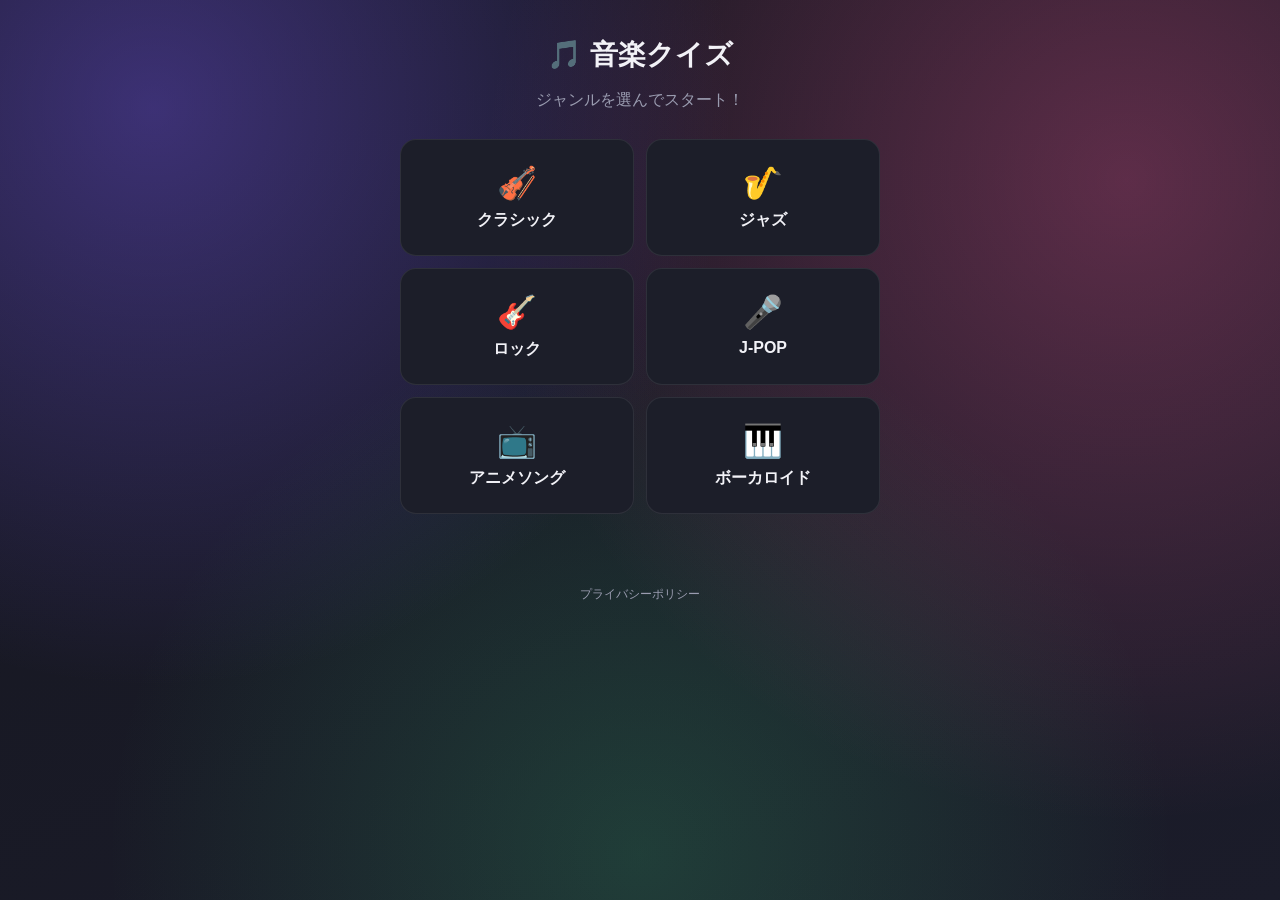
<file: index.html>
<!-- rebuild trigger -->
<!DOCTYPE html>
<html lang="ja">
<head>
<meta charset="UTF-8">
<meta name="viewport" content="width=device-width, initial-scale=1.0">
<title>音楽クイズ</title>
<link rel="stylesheet" href="style.css?v=6">
</head>
<body>

  <!-- ジャンル選択画面 -->
  <section id="screen-genre" class="screen">
    <h1>🎵 音楽クイズ</h1>
    <p class="subtitle">ジャンルを選んでスタート！</p>
    <div id="genre-list" class="genre-list">
      <!-- ここにジャンルボタンがJSで生成される -->
    </div>

    <!-- Google AdSense 広告ユニット -->
    <script async src="https://pagead2.googlesyndication.com/pagead/js/adsbygoogle.js?client=ca-pub-1504397134995962"
     crossorigin="anonymous"></script>
    <!-- スクエア（高さが暴れないようラッパーで上限を制限） -->
    <div class="ad-slot">
      <ins class="adsbygoogle"
           style="display:block"
           data-ad-client="ca-pub-1504397134995962"
           data-ad-slot="8628745694"
           data-ad-format="auto"
           data-full-width-responsive="true"></ins>
    </div>
    <script>
         (adsbygoogle = window.adsbygoogle || []).push({});
    </script>

    <a href="privacy.html" class="footer-link">プライバシーポリシー</a>
  </section>

  <!-- クイズ画面 -->
  <section id="screen-quiz" class="screen hidden">
    <div class="quiz-header">
      <span id="quiz-genre-name" class="genre-badge"></span>
      <span id="quiz-progress" class="progress"></span>
      <span id="quiz-score" class="score"></span>
    </div>
    <div class="question-box">
      <p id="question-text" class="question-text"></p>
    </div>
    <div id="choice-list" class="choice-list">
      <!-- ここに選択肢ボタンがJSで生成される -->
    </div>
    <div id="feedback" class="feedback hidden"></div>
    <button id="btn-next" class="btn-next hidden">次の問題へ →</button>
  </section>

  <!-- 結果画面 -->
  <section id="screen-result" class="screen hidden">
    <h2>結果発表</h2>
    <p id="result-score" class="result-score"></p>
    <p id="result-message" class="result-message"></p>
    <div class="share-buttons">
      <a id="share-x" class="share-btn share-x" target="_blank" rel="noopener">𝕏で共有</a>
      <a id="share-line" class="share-btn share-line" target="_blank" rel="noopener">LINEで共有</a>
    </div>
    <div class="result-buttons">
      <button id="btn-retry">同じジャンルでもう一度</button>
      <button id="btn-back-genre">ジャンル選択に戻る</button>
    </div>
  </section>

  <script src="questions.js?v=3"></script>
  <script src="script.js?v=4"></script>
</body>
</html>
</file>
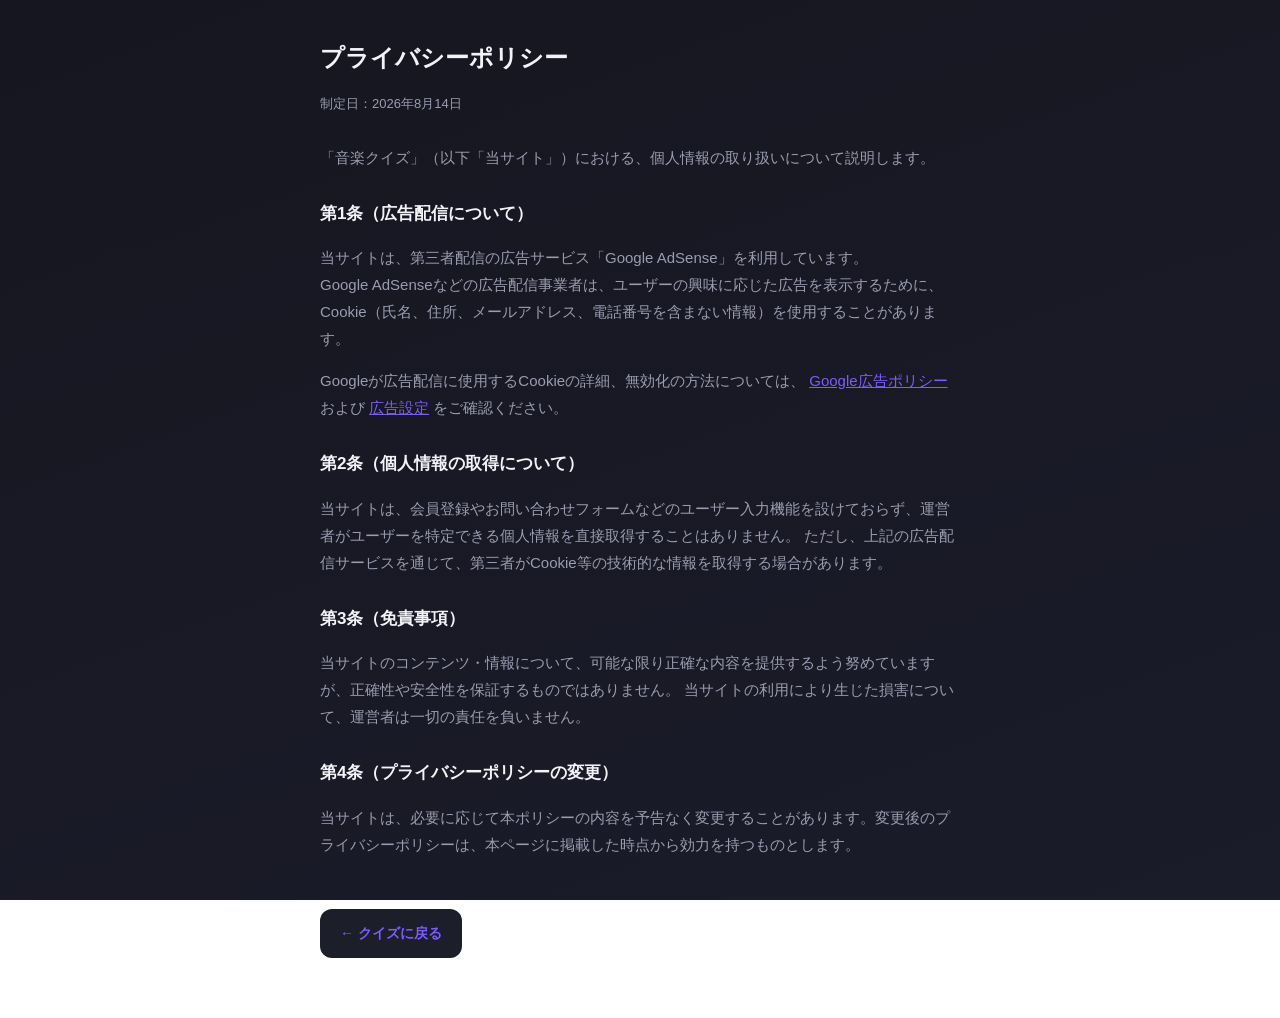
<file: privacy.html>
<!DOCTYPE html>
<html lang="ja">
<head>
<meta charset="UTF-8">
<meta name="viewport" content="width=device-width, initial-scale=1.0">
<title>プライバシーポリシー | 音楽クイズ</title>
<link rel="stylesheet" href="style.css?v=3">
<style>
  body[data-screen] { background: linear-gradient(160deg, #15161f 0%, #1b1c2a 100%); }
  .policy {
    width: 100%;
    max-width: 640px;
    line-height: 1.8;
  }
  .policy h1 {
    font-size: 24px;
    margin-bottom: 4px;
  }
  .policy .updated {
    color: var(--text-muted);
    font-size: 13px;
    margin-bottom: 28px;
  }
  .policy h2 {
    font-size: 17px;
    margin-top: 28px;
    margin-bottom: 8px;
  }
  .policy p, .policy li {
    color: var(--text-muted);
    font-size: 15px;
  }
  .policy a {
    color: var(--accent);
  }
  .back-link {
    display: inline-block;
    margin-top: 36px;
    padding: 12px 20px;
    border-radius: 12px;
    background: var(--surface);
    color: var(--text);
    text-decoration: none;
    font-weight: 600;
    font-size: 14px;
  }
</style>
</head>
<body>
  <div class="policy">
    <h1>プライバシーポリシー</h1>
    <p class="updated">制定日：2026年8月14日</p>

    <p>「音楽クイズ」（以下「当サイト」）における、個人情報の取り扱いについて説明します。</p>

    <h2>第1条（広告配信について）</h2>
    <p>
      当サイトは、第三者配信の広告サービス「Google AdSense」を利用しています。<br>
      Google AdSenseなどの広告配信事業者は、ユーザーの興味に応じた広告を表示するために、Cookie（氏名、住所、メールアドレス、電話番号を含まない情報）を使用することがあります。
    </p>
    <p>
      Googleが広告配信に使用するCookieの詳細、無効化の方法については、
      <a href="https://policies.google.com/technologies/ads?hl=ja" target="_blank" rel="noopener">Google広告ポリシー</a>
      および
      <a href="https://adssettings.google.com/authenticated" target="_blank" rel="noopener">広告設定</a>
      をご確認ください。
    </p>

    <h2>第2条（個人情報の取得について）</h2>
    <p>
      当サイトは、会員登録やお問い合わせフォームなどのユーザー入力機能を設けておらず、運営者がユーザーを特定できる個人情報を直接取得することはありません。
      ただし、上記の広告配信サービスを通じて、第三者がCookie等の技術的な情報を取得する場合があります。
    </p>

    <h2>第3条（免責事項）</h2>
    <p>
      当サイトのコンテンツ・情報について、可能な限り正確な内容を提供するよう努めていますが、正確性や安全性を保証するものではありません。
      当サイトの利用により生じた損害について、運営者は一切の責任を負いません。
    </p>

    <h2>第4条（プライバシーポリシーの変更）</h2>
    <p>
      当サイトは、必要に応じて本ポリシーの内容を予告なく変更することがあります。変更後のプライバシーポリシーは、本ページに掲載した時点から効力を持つものとします。
    </p>

    <a class="back-link" href="index.html">← クイズに戻る</a>
  </div>
</body>
</html>
</file>
<file: style.css>
:root {
  --bg: #12131a;
  --surface: #1c1e29;
  --surface-2: #262938;
  --text: #f2f2f7;
  --text-muted: #9a9cb0;
  --accent: #7c5cff;
  --accent-2: #ff5c9e;
  --correct: #3ddc84;
  --incorrect: #ff5c5c;
  --radius: 16px;
}

* {
  box-sizing: border-box;
}

html, body {
  margin: 0;
  padding: 0;
  min-height: 100%;
  color: var(--text);
  font-family: -apple-system, BlinkMacSystemFont, "Hiragino Sans", "Yu Gothic", sans-serif;
}

body {
  display: flex;
  justify-content: center;
  padding: 24px 16px 60px;
  background: linear-gradient(160deg, #15161f 0%, #1b1c2a 100%);
  background-attachment: fixed;
  transition: background 0.5s ease;
}

/* ジャンル選択画面（最初のページ）だけ、彩り豊かなグロー背景にする */
body[data-screen="genre"] {
  background:
    radial-gradient(circle at 12% 12%, rgba(124, 92, 255, 0.38), transparent 42%),
    radial-gradient(circle at 88% 20%, rgba(255, 92, 158, 0.30), transparent 48%),
    radial-gradient(circle at 50% 95%, rgba(61, 220, 132, 0.18), transparent 50%),
    linear-gradient(160deg, #15161f 0%, #1b1c2a 100%);
  background-attachment: fixed;
}

.screen {
  width: 100%;
  max-width: 480px;
}

.hidden {
  display: none !important;
}

/* ---- ジャンル選択画面 ---- */
#screen-genre {
  text-align: center;
}

h1 {
  font-size: 28px;
  margin: 12px 0 4px;
}

.subtitle {
  color: var(--text-muted);
  margin-bottom: 28px;
}

.genre-list {
  display: grid;
  grid-template-columns: 1fr 1fr;
  gap: 12px;
}

.genre-btn {
  display: flex;
  flex-direction: column;
  align-items: center;
  gap: 8px;
  padding: 24px 12px;
  border-radius: var(--radius);
  border: 1px solid rgba(255,255,255,0.08);
  background: var(--surface);
  color: var(--text);
  font-size: 16px;
  font-weight: 600;
  cursor: pointer;
  transition: transform 0.12s ease, background 0.12s ease;
}

.genre-btn:hover {
  background: var(--surface-2);
  transform: translateY(-2px);
}

.genre-btn:active {
  transform: translateY(0);
}

.genre-emoji {
  font-size: 32px;
}

.ad-slot {
  max-height: 280px;
  overflow: hidden;
  margin: 20px 0;
  width: 100%;
}

.footer-link {
  display: inline-block;
  margin-top: 32px;
  color: var(--text-muted);
  font-size: 12px;
  text-decoration: none;
}

.footer-link:hover {
  color: var(--text);
  text-decoration: underline;
}

/* ---- クイズ画面 ---- */
.quiz-header {
  display: flex;
  align-items: center;
  justify-content: space-between;
  gap: 8px;
  margin-bottom: 20px;
  font-size: 13px;
  color: var(--text-muted);
}

.genre-badge {
  background: var(--surface-2);
  padding: 6px 12px;
  border-radius: 999px;
  font-weight: 600;
  color: var(--text);
}

.question-box {
  background: var(--surface);
  border-radius: var(--radius);
  padding: 28px 20px;
  margin-bottom: 20px;
  min-height: 96px;
  display: flex;
  align-items: center;
}

.question-text {
  font-size: 19px;
  font-weight: 600;
  line-height: 1.5;
  margin: 0;
}

.choice-list {
  display: flex;
  flex-direction: column;
  gap: 10px;
}

.choice-btn {
  padding: 16px;
  border-radius: 12px;
  border: 1px solid rgba(255,255,255,0.1);
  background: var(--surface);
  color: var(--text);
  font-size: 16px;
  text-align: left;
  cursor: pointer;
  transition: background 0.12s ease, border-color 0.12s ease;
}

.choice-btn:hover:not(:disabled) {
  background: var(--surface-2);
  border-color: var(--accent);
}

.choice-btn:disabled {
  cursor: default;
}

.choice-btn.correct {
  background: rgba(61, 220, 132, 0.15);
  border-color: var(--correct);
  color: var(--correct);
  font-weight: 700;
}

.choice-btn.incorrect {
  background: rgba(255, 92, 92, 0.15);
  border-color: var(--incorrect);
  color: var(--incorrect);
  font-weight: 700;
}

.feedback {
  text-align: center;
  font-size: 18px;
  font-weight: 700;
  margin-top: 18px;
}

.feedback-correct {
  color: var(--correct);
}

.feedback-incorrect {
  color: var(--incorrect);
}

.btn-next {
  width: 100%;
  margin-top: 18px;
  padding: 16px;
  border: none;
  border-radius: 12px;
  background: linear-gradient(135deg, var(--accent), var(--accent-2));
  color: #fff;
  font-size: 16px;
  font-weight: 700;
  cursor: pointer;
}

.btn-next:hover {
  opacity: 0.92;
}

/* ---- 結果画面 ---- */
#screen-result {
  text-align: center;
  padding-top: 40px;
}

.result-score {
  font-size: 40px;
  font-weight: 800;
  margin: 20px 0 8px;
  background: linear-gradient(135deg, var(--accent), var(--accent-2));
  -webkit-background-clip: text;
  background-clip: text;
  color: transparent;
}

.result-message {
  color: var(--text-muted);
  margin-bottom: 32px;
  font-size: 16px;
}

.share-buttons {
  display: flex;
  gap: 10px;
  margin-bottom: 20px;
}

.share-btn {
  flex: 1;
  padding: 14px;
  border-radius: 12px;
  text-decoration: none;
  font-size: 14px;
  font-weight: 700;
  text-align: center;
}

.share-x {
  background: #000;
  color: #fff;
}

.share-x:hover {
  background: #222;
}

.share-line {
  background: #06c755;
  color: #fff;
}

.share-line:hover {
  opacity: 0.9;
}

.result-buttons {
  display: flex;
  flex-direction: column;
  gap: 10px;
}

.result-buttons button {
  padding: 15px;
  border-radius: 12px;
  border: 1px solid rgba(255,255,255,0.1);
  background: var(--surface);
  color: var(--text);
  font-size: 15px;
  font-weight: 600;
  cursor: pointer;
}

#btn-retry {
  background: linear-gradient(135deg, var(--accent), var(--accent-2));
  border: none;
  color: #fff;
}

.result-buttons button:hover {
  opacity: 0.9;
}
</file>
